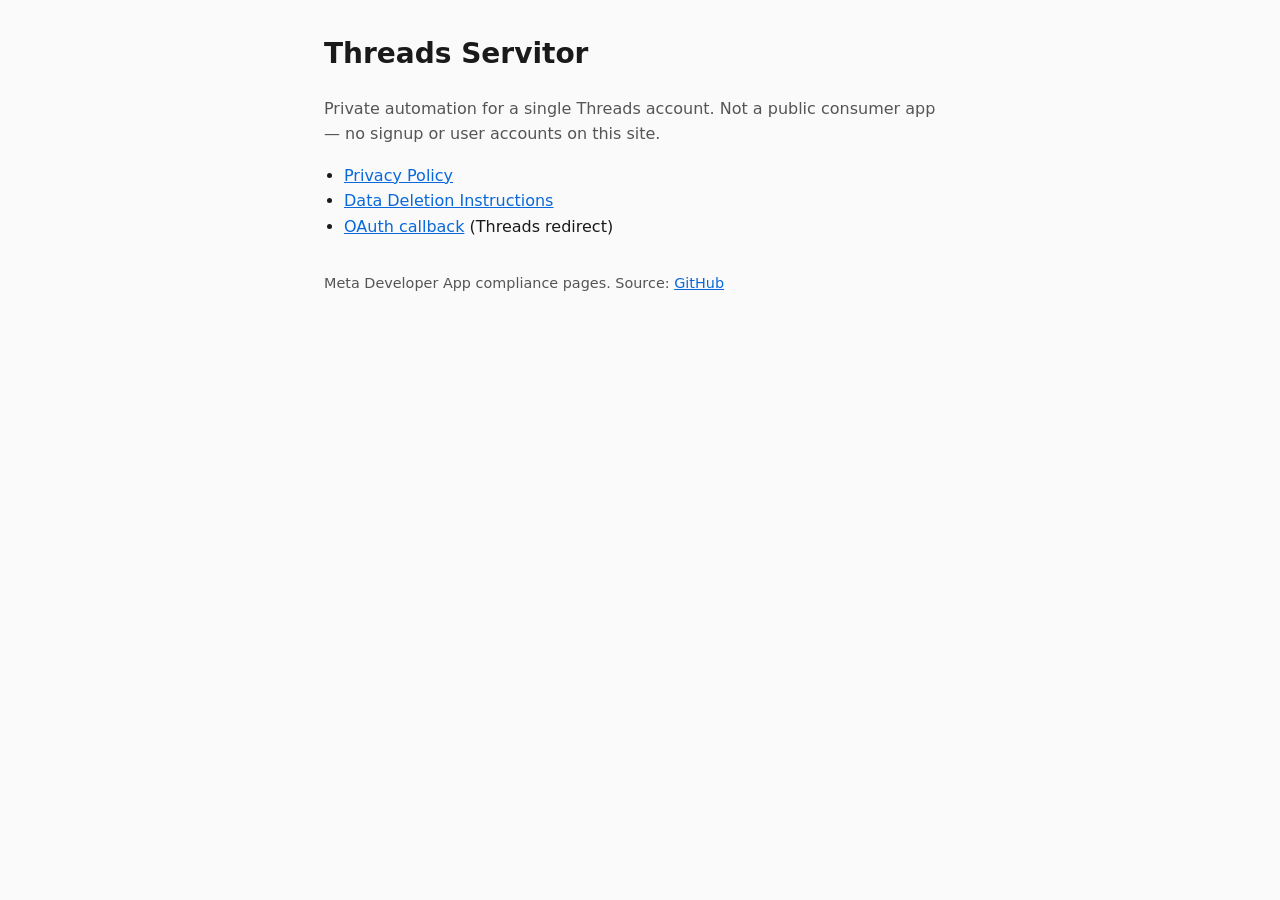
<file: index.html>
<!DOCTYPE html>
<html lang="en">
<head>
  <meta charset="utf-8">
  <meta name="viewport" content="width=device-width, initial-scale=1">
  <title>Threads Servitor</title>
  <link rel="stylesheet" href="style.css">
</head>
<body>
  <main>
    <h1>Threads Servitor</h1>
    <p class="lead">Private automation for a single Threads account. Not a public consumer app — no signup or user accounts on this site.</p>
    <nav aria-label="Legal">
      <ul>
        <li><a href="privacy.html">Privacy Policy</a></li>
        <li><a href="data-deletion.html">Data Deletion Instructions</a></li>
        <li><a href="oauth-callback.html">OAuth callback</a> (Threads redirect)</li>
      </ul>
    </nav>
    <p class="meta">Meta Developer App compliance pages. Source: <a href="https://github.com/voradori/Servitor40k">GitHub</a></p>
  </main>
</body>
</html>
</file>
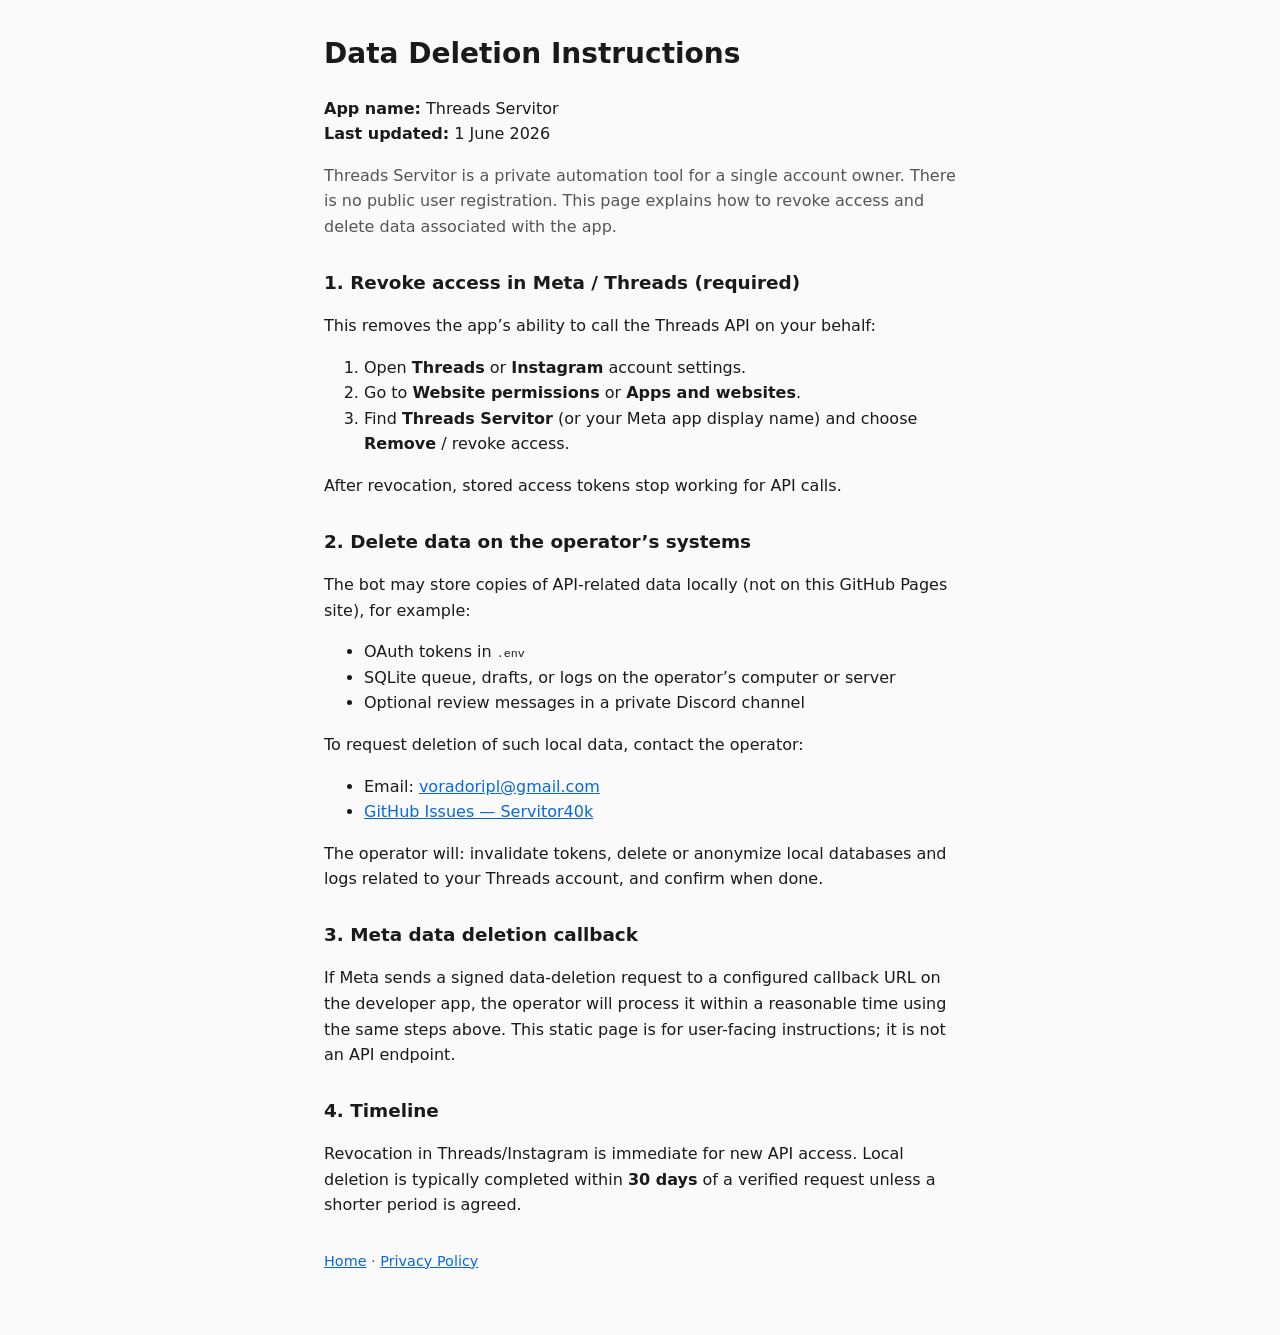
<file: data-deletion.html>
<!DOCTYPE html>
<html lang="en">
<head>
  <meta charset="utf-8">
  <meta name="viewport" content="width=device-width, initial-scale=1">
  <title>Data Deletion Instructions — Threads Servitor</title>
  <link rel="stylesheet" href="style.css">
</head>
<body>
  <main>
    <h1>Data Deletion Instructions</h1>
    <p><strong>App name:</strong> Threads Servitor<br>
    <strong>Last updated:</strong> 1 June 2026</p>

    <p class="lead">Threads Servitor is a private automation tool for a single account owner. There is no public user registration. This page explains how to revoke access and delete data associated with the app.</p>

    <h2>1. Revoke access in Meta / Threads (required)</h2>
    <p>This removes the app’s ability to call the Threads API on your behalf:</p>
    <ol>
      <li>Open <strong>Threads</strong> or <strong>Instagram</strong> account settings.</li>
      <li>Go to <strong>Website permissions</strong> or <strong>Apps and websites</strong>.</li>
      <li>Find <strong>Threads Servitor</strong> (or your Meta app display name) and choose <strong>Remove</strong> / revoke access.</li>
    </ol>
    <p>After revocation, stored access tokens stop working for API calls.</p>

    <h2>2. Delete data on the operator’s systems</h2>
    <p>The bot may store copies of API-related data locally (not on this GitHub Pages site), for example:</p>
    <ul>
      <li>OAuth tokens in <code>.env</code></li>
      <li>SQLite queue, drafts, or logs on the operator’s computer or server</li>
      <li>Optional review messages in a private Discord channel</li>
    </ul>
    <p>To request deletion of such local data, contact the operator:</p>
    <ul>
      <li>Email: <a href="mailto:voradoripl@gmail.com">voradoripl@gmail.com</a></li>
      <li><a href="https://github.com/voradori/Servitor40k/issues">GitHub Issues — Servitor40k</a></li>
    </ul>
    <p>The operator will: invalidate tokens, delete or anonymize local databases and logs related to your Threads account, and confirm when done.</p>

    <h2>3. Meta data deletion callback</h2>
    <p>If Meta sends a signed data-deletion request to a configured callback URL on the developer app, the operator will process it within a reasonable time using the same steps above. This static page is for user-facing instructions; it is not an API endpoint.</p>

    <h2>4. Timeline</h2>
    <p>Revocation in Threads/Instagram is immediate for new API access. Local deletion is typically completed within <strong>30 days</strong> of a verified request unless a shorter period is agreed.</p>

    <p class="meta"><a href="index.html">Home</a> · <a href="privacy.html">Privacy Policy</a></p>
  </main>
</body>
</html>
</file>
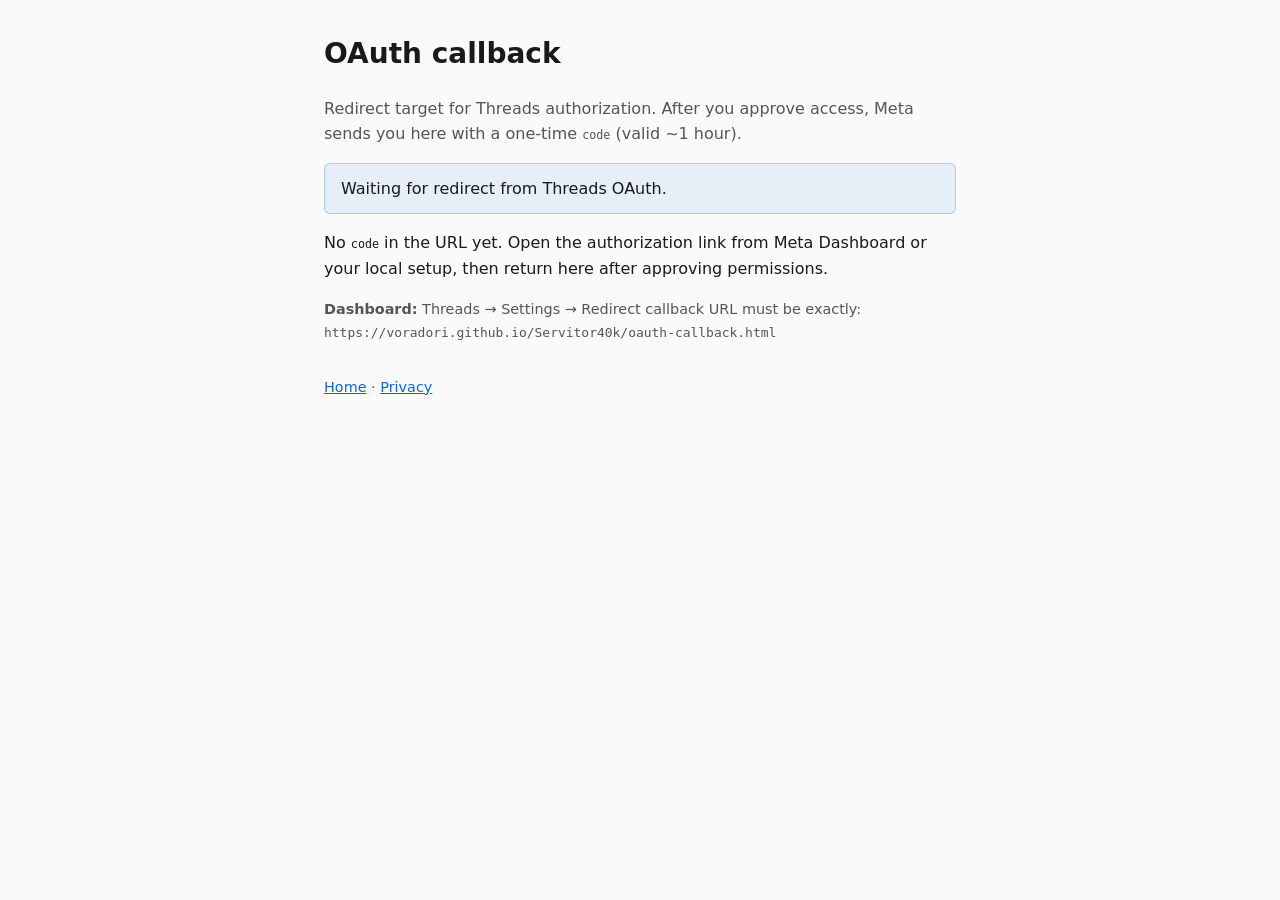
<file: oauth-callback.html>
<!DOCTYPE html>
<html lang="en">
<head>
  <meta charset="utf-8">
  <meta name="viewport" content="width=device-width, initial-scale=1">
  <title>OAuth callback — Threads Servitor</title>
  <link rel="stylesheet" href="style.css">
</head>
<body>
  <main>
    <h1>OAuth callback</h1>
    <p class="lead">Redirect target for Threads authorization. After you approve access, Meta sends you here with a one-time <code>code</code> (valid ~1 hour).</p>

    <div id="status" class="oauth-status" role="status" aria-live="polite"></div>

    <div id="code-panel" class="oauth-panel hidden">
      <h2>Authorization code</h2>
      <p>Copy this value, then exchange it for a short-lived token:</p>
      <pre id="auth-code" class="oauth-code"></pre>
      <button type="button" id="copy-btn" class="oauth-btn">Copy code</button>
      <p class="oauth-hint">Exchange: <code>POST https://graph.threads.net/oauth/access_token</code> with <code>grant_type=authorization_code</code>, your Threads App ID/secret, and <code>redirect_uri</code> exactly matching Dashboard (this page URL).</p>
    </div>

    <div id="error-panel" class="oauth-panel hidden">
      <h2>Authorization canceled or failed</h2>
      <pre id="error-detail" class="oauth-code"></pre>
    </div>

    <div id="idle-panel" class="oauth-panel">
      <p>No <code>code</code> in the URL yet. Open the authorization link from Meta Dashboard or your local setup, then return here after approving permissions.</p>
      <p class="oauth-hint"><strong>Dashboard:</strong> Threads → Settings → Redirect callback URL must be exactly:<br>
      <code>https://voradori.github.io/Servitor40k/oauth-callback.html</code></p>
    </div>

    <p class="meta"><a href="index.html">Home</a> · <a href="privacy.html">Privacy</a></p>
  </main>
  <script>
    (function () {
      var params = new URLSearchParams(window.location.search);
      var status = document.getElementById('status');
      var codePanel = document.getElementById('code-panel');
      var errorPanel = document.getElementById('error-panel');
      var idlePanel = document.getElementById('idle-panel');
      var codeEl = document.getElementById('auth-code');
      var errorEl = document.getElementById('error-detail');
      var copyBtn = document.getElementById('copy-btn');

      function show(el) { el.classList.remove('hidden'); }
      function hide(el) { el.classList.add('hidden'); }

      var err = params.get('error');
      if (err) {
        hide(idlePanel);
        show(errorPanel);
        status.textContent = 'Authorization was not completed.';
        status.className = 'oauth-status oauth-status--error';
        errorEl.textContent = [
          'error: ' + err,
          'error_reason: ' + (params.get('error_reason') || ''),
          'error_description: ' + (params.get('error_description') || '')
        ].join('\n');
        return;
      }

      var code = params.get('code');
      if (code) {
        hide(idlePanel);
        show(codePanel);
        status.textContent = 'Authorization code received. Copy it and exchange it on your machine — do not share publicly.';
        status.className = 'oauth-status oauth-status--ok';
        codeEl.textContent = code;
        copyBtn.addEventListener('click', function () {
          navigator.clipboard.writeText(code).then(function () {
            copyBtn.textContent = 'Copied';
            setTimeout(function () { copyBtn.textContent = 'Copy code'; }, 2000);
          });
        });
        return;
      }

      status.textContent = 'Waiting for redirect from Threads OAuth.';
      status.className = 'oauth-status';
    })();
  </script>
</body>
</html>
</file>
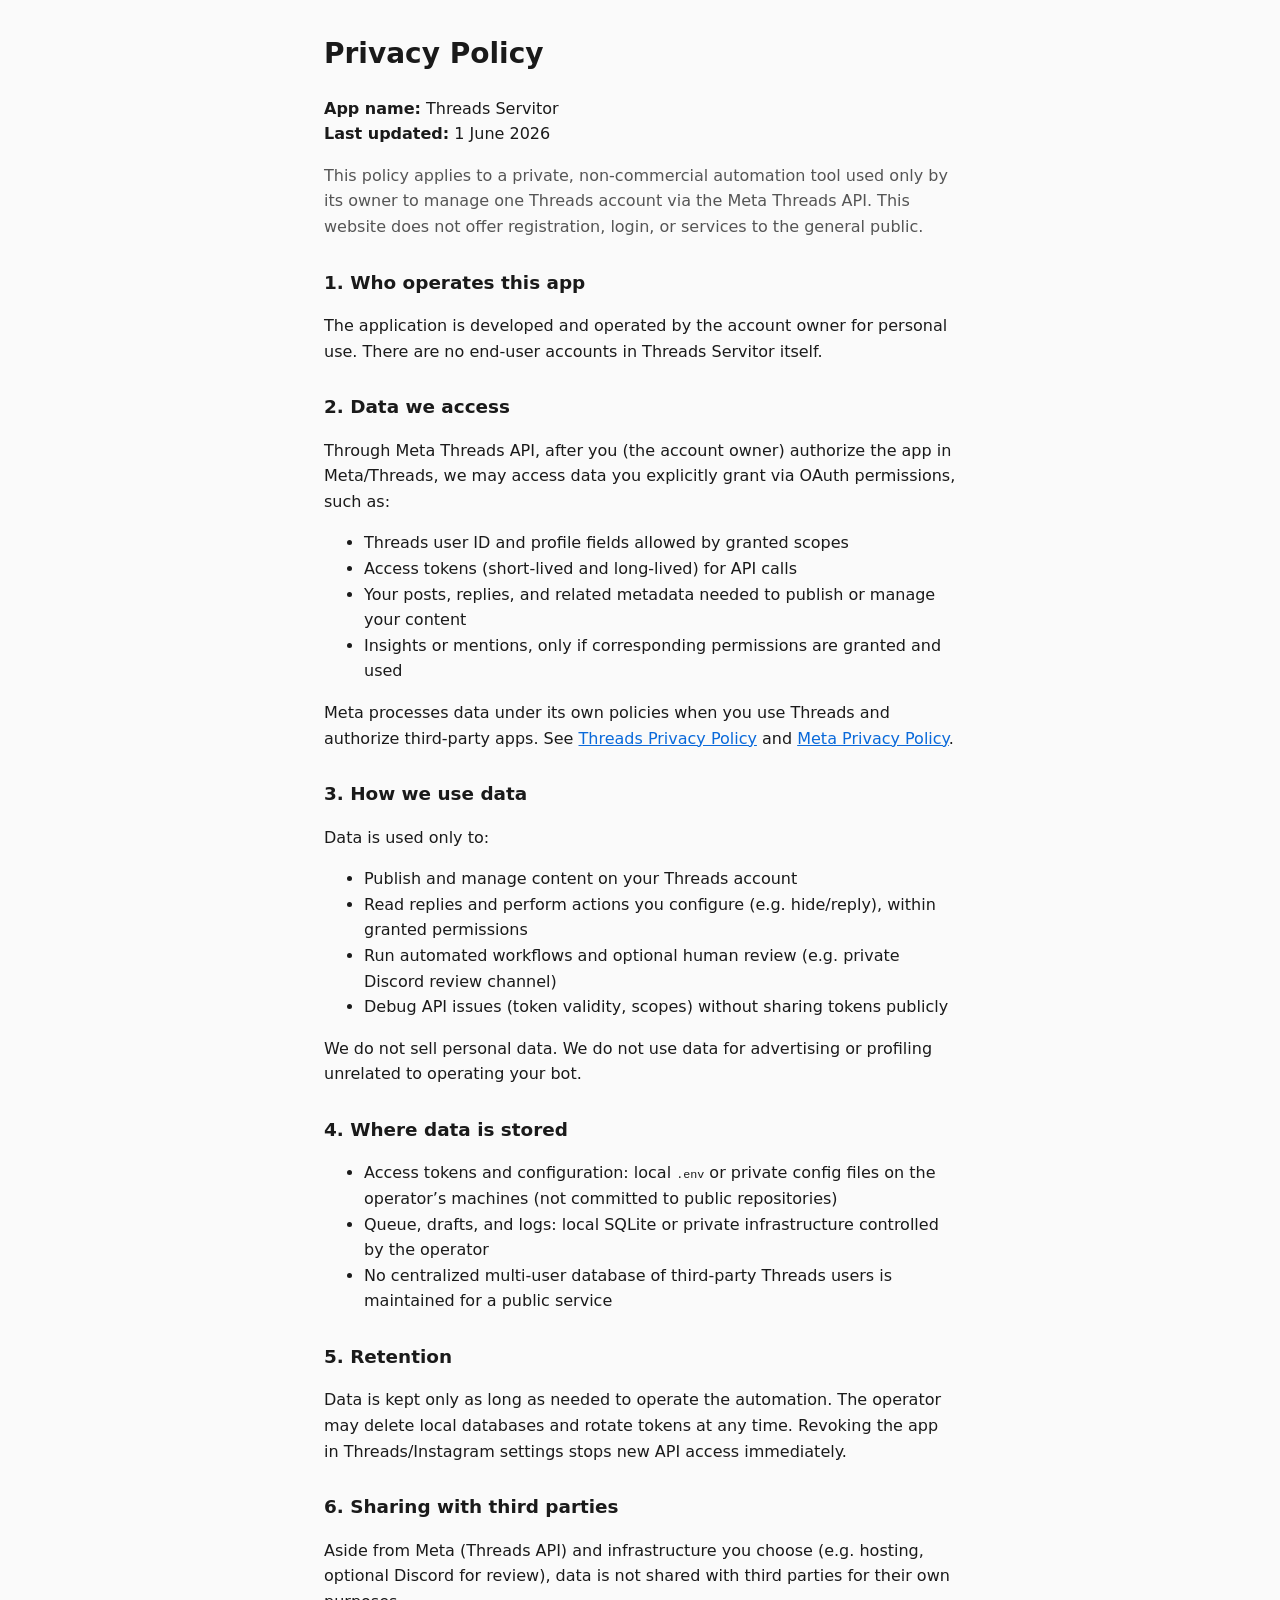
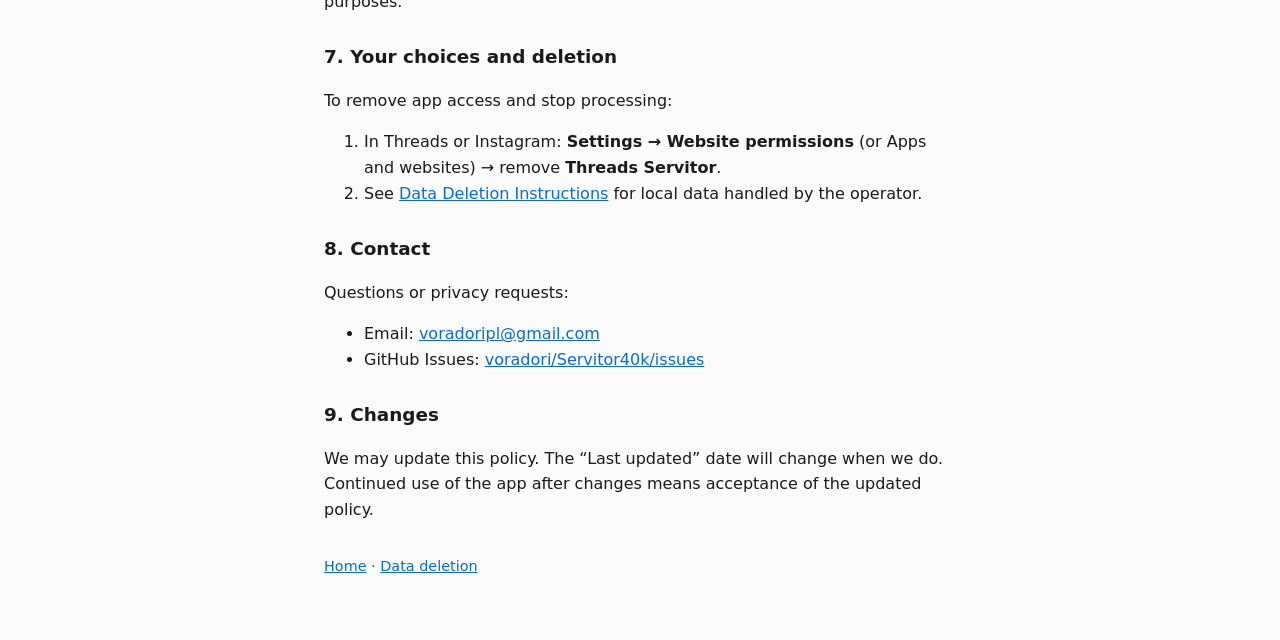
<file: privacy.html>
<!DOCTYPE html>
<html lang="en">
<head>
  <meta charset="utf-8">
  <meta name="viewport" content="width=device-width, initial-scale=1">
  <title>Privacy Policy — Threads Servitor</title>
  <link rel="stylesheet" href="style.css">
</head>
<body>
  <main>
    <h1>Privacy Policy</h1>
    <p><strong>App name:</strong> Threads Servitor<br>
    <strong>Last updated:</strong> 1 June 2026</p>

    <p class="lead">This policy applies to a private, non-commercial automation tool used only by its owner to manage one Threads account via the Meta Threads API. This website does not offer registration, login, or services to the general public.</p>

    <h2>1. Who operates this app</h2>
    <p>The application is developed and operated by the account owner for personal use. There are no end-user accounts in Threads Servitor itself.</p>

    <h2>2. Data we access</h2>
    <p>Through Meta Threads API, after you (the account owner) authorize the app in Meta/Threads, we may access data you explicitly grant via OAuth permissions, such as:</p>
    <ul>
      <li>Threads user ID and profile fields allowed by granted scopes</li>
      <li>Access tokens (short-lived and long-lived) for API calls</li>
      <li>Your posts, replies, and related metadata needed to publish or manage your content</li>
      <li>Insights or mentions, only if corresponding permissions are granted and used</li>
    </ul>
    <p>Meta processes data under its own policies when you use Threads and authorize third-party apps. See <a href="https://www.threads.com/legal/privacy" rel="noopener noreferrer">Threads Privacy Policy</a> and <a href="https://www.facebook.com/privacy/policy" rel="noopener noreferrer">Meta Privacy Policy</a>.</p>

    <h2>3. How we use data</h2>
    <p>Data is used only to:</p>
    <ul>
      <li>Publish and manage content on your Threads account</li>
      <li>Read replies and perform actions you configure (e.g. hide/reply), within granted permissions</li>
      <li>Run automated workflows and optional human review (e.g. private Discord review channel)</li>
      <li>Debug API issues (token validity, scopes) without sharing tokens publicly</li>
    </ul>
    <p>We do not sell personal data. We do not use data for advertising or profiling unrelated to operating your bot.</p>

    <h2>4. Where data is stored</h2>
    <ul>
      <li>Access tokens and configuration: local <code>.env</code> or private config files on the operator’s machines (not committed to public repositories)</li>
      <li>Queue, drafts, and logs: local SQLite or private infrastructure controlled by the operator</li>
      <li>No centralized multi-user database of third-party Threads users is maintained for a public service</li>
    </ul>

    <h2>5. Retention</h2>
    <p>Data is kept only as long as needed to operate the automation. The operator may delete local databases and rotate tokens at any time. Revoking the app in Threads/Instagram settings stops new API access immediately.</p>

    <h2>6. Sharing with third parties</h2>
    <p>Aside from Meta (Threads API) and infrastructure you choose (e.g. hosting, optional Discord for review), data is not shared with third parties for their own purposes.</p>

    <h2>7. Your choices and deletion</h2>
    <p>To remove app access and stop processing:</p>
    <ol>
      <li>In Threads or Instagram: <strong>Settings → Website permissions</strong> (or Apps and websites) → remove <strong>Threads Servitor</strong>.</li>
      <li>See <a href="data-deletion.html">Data Deletion Instructions</a> for local data handled by the operator.</li>
    </ol>

    <h2>8. Contact</h2>
    <p>Questions or privacy requests:</p>
    <ul>
      <li>Email: <a href="mailto:voradoripl@gmail.com">voradoripl@gmail.com</a></li>
      <li>GitHub Issues: <a href="https://github.com/voradori/Servitor40k/issues">voradori/Servitor40k/issues</a></li>
    </ul>

    <h2>9. Changes</h2>
    <p>We may update this policy. The “Last updated” date will change when we do. Continued use of the app after changes means acceptance of the updated policy.</p>

    <p class="meta"><a href="index.html">Home</a> · <a href="data-deletion.html">Data deletion</a></p>
  </main>
</body>
</html>
</file>
<file: style.css>
:root {
  color-scheme: light dark;
  --text: #1a1a1a;
  --muted: #555;
  --bg: #fafafa;
  --link: #0969da;
}
@media (prefers-color-scheme: dark) {
  :root {
    --text: #e6edf3;
    --muted: #8b949e;
    --bg: #0d1117;
    --link: #58a6ff;
  }
}
* { box-sizing: border-box; }
body {
  margin: 0;
  font-family: system-ui, -apple-system, Segoe UI, Roboto, sans-serif;
  line-height: 1.6;
  color: var(--text);
  background: var(--bg);
}
main {
  max-width: 42rem;
  margin: 0 auto;
  padding: 2rem 1.25rem 3rem;
}
h1 { font-size: 1.75rem; margin-top: 0; }
h2 { font-size: 1.15rem; margin-top: 1.75rem; }
.lead { color: var(--muted); }
.meta { font-size: 0.9rem; color: var(--muted); margin-top: 2rem; }
a { color: var(--link); }
nav ul { padding-left: 1.25rem; }
nav a { font-weight: 500; }
code {
  font-size: 0.9em;
  word-break: break-all;
}
.oauth-status {
  padding: 0.75rem 1rem;
  border-radius: 6px;
  margin: 1rem 0;
  background: rgba(9, 105, 218, 0.08);
  border: 1px solid rgba(9, 105, 218, 0.25);
}
.oauth-status--ok {
  background: rgba(26, 127, 55, 0.1);
  border-color: rgba(26, 127, 55, 0.35);
}
.oauth-status--error {
  background: rgba(207, 34, 46, 0.1);
  border-color: rgba(207, 34, 46, 0.35);
}
.oauth-panel.hidden { display: none; }
.oauth-code {
  display: block;
  padding: 1rem;
  overflow-x: auto;
  border-radius: 6px;
  background: rgba(127, 127, 127, 0.12);
  font-size: 0.85rem;
  white-space: pre-wrap;
  word-break: break-all;
}
.oauth-btn {
  margin-top: 0.75rem;
  padding: 0.5rem 1rem;
  font-size: 1rem;
  cursor: pointer;
  border-radius: 6px;
  border: 1px solid rgba(127, 127, 127, 0.4);
  background: var(--bg);
  color: var(--text);
}
.oauth-hint {
  font-size: 0.9rem;
  color: var(--muted);
}
</file>
